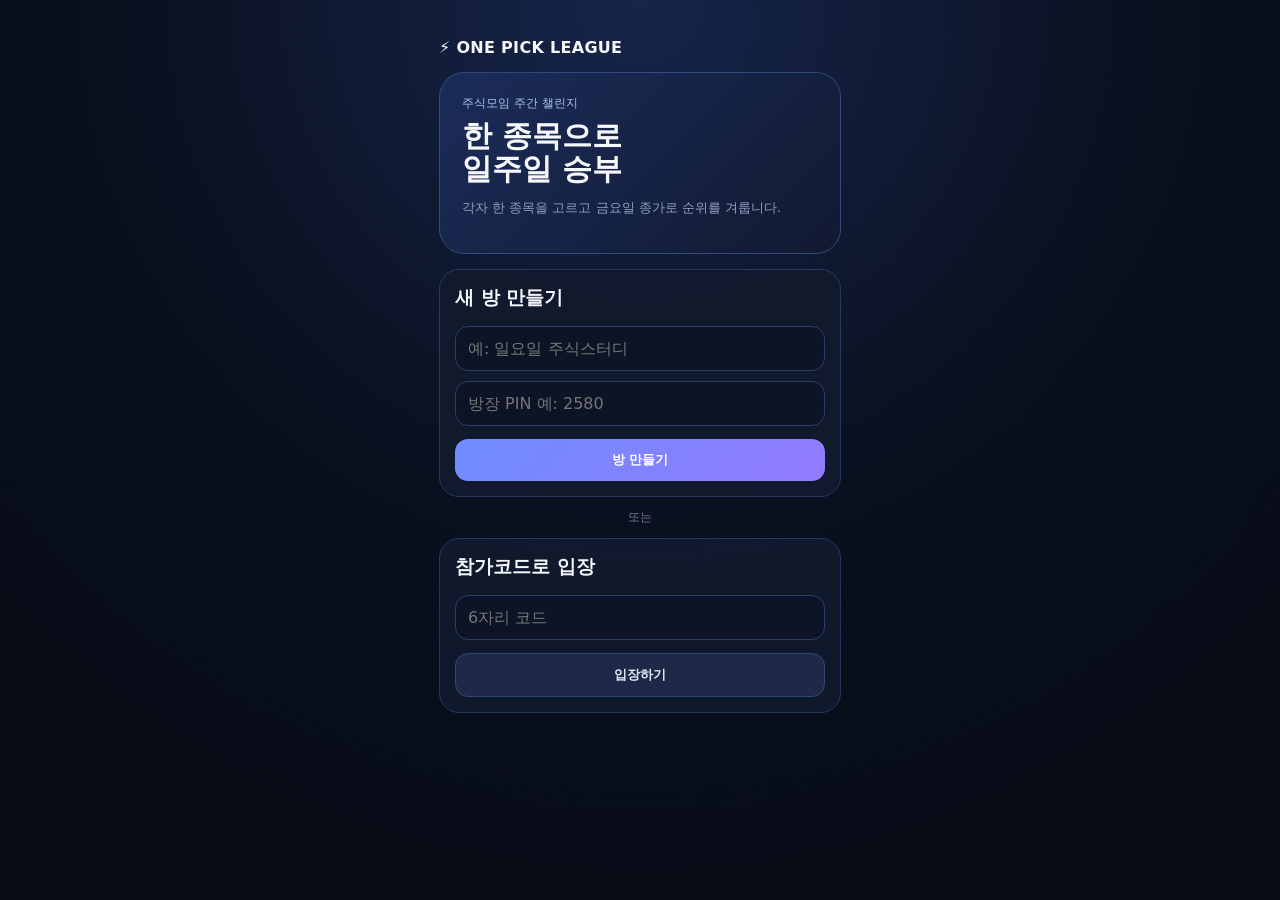
<file: templates/index.html>
<!doctype html><html lang="ko"><head><meta charset="utf-8"><meta name="viewport" content="width=device-width,initial-scale=1"><title>ONE PICK LEAGUE</title><meta name="theme-color" content="#17254b"><link rel="manifest" href="/static/manifest.webmanifest"><link rel="apple-touch-icon" href="/static/icon-192.png"><link rel="stylesheet" href="/static/app.css"></head>
<body><main class="shell landing"><div class="logo">⚡ ONE PICK LEAGUE</div>
<section class="hero"><div class="kicker">주식모임 주간 챌린지</div><h1>한 종목으로<br>일주일 승부</h1><p>각자 한 종목을 고르고 금요일 종가로 순위를 겨룹니다.</p></section>
<section class="card"><h3>새 방 만들기</h3><input id="roomName" class="input" placeholder="예: 일요일 주식스터디"><input id="pin" class="input" inputmode="numeric" placeholder="방장 PIN 예: 2580"><button class="btn primary full" onclick="createRoom()">방 만들기</button></section>
<div class="or">또는</div><section class="card"><h3>참가코드로 입장</h3><input id="code" class="input" maxlength="6" placeholder="6자리 코드"><button class="btn secondary full" onclick="joinByCode()">입장하기</button></section>
</main><script>
async function createRoom(){let r=await fetch('/api/rooms',{method:'POST',headers:{'Content-Type':'application/json'},body:JSON.stringify({name:roomName.value.trim()||'주식모임',pin:pin.value.trim()||'1234'})});let d=await r.json();location.href=d.url}
function joinByCode(){let c=code.value.trim().toUpperCase();if(c)location.href='/room/'+c}
</script><script>
if ("serviceWorker" in navigator) {
  window.addEventListener("load", () => navigator.serviceWorker.register("/static/sw.js"));
}
</script></body></html>
</file>
<file: static/app.css>
:root{--bg:#09101e;--panel:#111a2e;--line:#26385e;--text:#f5f7fb;--muted:#8fa0bd;--good:#4bd28d;--bad:#ff7382}
*{box-sizing:border-box}body{margin:0;background:radial-gradient(circle at top,#17254b,#09101e 48%,#070b14);color:var(--text);font-family:system-ui,-apple-system,BlinkMacSystemFont,"Segoe UI",sans-serif;min-height:100vh}
.shell{max-width:430px;margin:auto;padding:18px 14px 60px}.landing{padding-top:38px}.phone{min-height:100vh}.logo{font-weight:900;letter-spacing:.3px}.top{display:flex;justify-content:space-between;align-items:center;margin-bottom:12px}.pill{font-size:11px;padding:6px 9px;border:1px solid #31466f;border-radius:999px;color:#b8c8e7}
.hero{background:linear-gradient(135deg,#1b2c59,#121a31);border:1px solid #304a7d;border-radius:25px;padding:22px;margin:15px 0}.hero.compact{padding:17px}.hero h1{font-size:30px;line-height:1.1;margin:7px 0 9px}.hero.compact h1{font-size:25px}.hero p,.muted{color:var(--muted);font-size:13px;line-height:1.5}.kicker{color:#abc0e9;font-size:12px}.card{background:rgba(17,26,46,.95);border:1px solid var(--line);border-radius:20px;padding:15px;margin:12px 0}.card h3{margin:0 0 10px}.input,select{width:100%;background:#0c1426;border:1px solid #2b3f66;color:#fff;border-radius:13px;padding:12px;margin:5px 0;font:inherit}.btn{border:0;border-radius:13px;padding:12px 14px;font-weight:800;cursor:pointer;margin-top:8px}.full{width:100%}.primary{background:linear-gradient(135deg,#6f8dff,#9279ff);color:white}.secondary{background:#1d2946;color:#e1e9f8;border:1px solid #31476f}.good{background:#173b2a;color:#94efb9;border:1px solid #2e6548}.danger{background:#3d2229;color:#ffb6c0;border:1px solid #68313e}.or{text-align:center;color:#687b9d;font-size:12px}.codebox{display:flex;justify-content:space-between;align-items:center;background:#0c1426;border:1px solid #2d4575;border-radius:13px;padding:10px 12px;margin-top:10px;letter-spacing:3px}.mini{background:#202f51;color:#dce7ff;border:0;border-radius:9px;padding:7px 9px}.inviteBtns{display:flex;gap:7px;margin-top:8px}.tabs{display:grid;grid-template-columns:repeat(5,1fr);gap:5px;margin:12px 0}.tabs button{background:#111a2e;color:#8192b0;border:1px solid #223354;border-radius:10px;padding:9px 2px;font-size:11px}.tabs button.active{background:#26375f;color:#fff}.page{display:none}.page.active{display:block}
.stats{display:grid;grid-template-columns:repeat(3,1fr);gap:8px}.stats>div{background:#111a2e;border:1px solid #25375c;border-radius:16px;padding:11px}.stats span{display:block;color:#8495b4;font-size:10px}.stats b{display:block;font-size:18px;margin-top:4px}.head{display:flex;justify-content:space-between;align-items:center}.head h3{margin:0}.member,.rankrow{display:flex;align-items:center;gap:10px;padding:10px 0;border-bottom:1px solid #22304d}.member:last-child,.rankrow:last-child{border-bottom:0}.avatar{width:37px;height:37px;border-radius:12px;background:#26375d;display:grid;place-items:center;font-weight:900}.grow{flex:1}.grow b{display:block}.grow small,.priceRow small{display:block;color:#8799b8;margin-top:3px}.status{font-size:10px;padding:6px 8px;border-radius:999px;background:#342d1b;color:#f0d378}.status.done{background:#173929;color:#83e6ae}.rank{width:34px;height:34px;border-radius:10px;background:#28395d;display:grid;place-items:center;font-weight:900}.rank.gold{background:#67541f;color:#ffe58e}.rank.silver{background:#465064}.rank.bronze{background:#5b3e2c}.pos{color:var(--good)}.neg{color:var(--bad)}
.priceRow{display:grid;grid-template-columns:1fr 92px 92px;gap:7px;align-items:center;padding:8px 0;border-bottom:1px solid #22304d}.priceRow input{width:100%;background:#0c1426;color:#fff;border:1px solid #2c3e63;border-radius:10px;padding:9px}.results{display:flex;flex-direction:column;gap:5px;max-height:220px;overflow:auto}.results button{display:flex;justify-content:space-between;text-align:left;background:#17233d;border:1px solid #2a3c61;color:#fff;border-radius:10px;padding:9px}.results span{color:#8ea0bf;font-size:11px}
table{width:100%;border-collapse:collapse;font-size:12px}th,td{text-align:left;padding:9px 5px;border-bottom:1px solid #25324e}th{color:#8495b4}.historyWeek{padding:9px 0;border-bottom:1px solid #22304d}.historyWeek b,.historyWeek span{display:block}.historyWeek span{font-size:11px;color:#99a9c6;margin-top:4px}.badgeRow{display:flex;justify-content:space-between;gap:8px;padding:9px 0;border-bottom:1px solid #22304d}.badgeRow span{color:#aebee0;font-size:12px;text-align:right}
.toast{position:fixed;left:50%;bottom:22px;transform:translateX(-50%) translateY(15px);background:#1e2e4f;border:1px solid #3c5b91;padding:10px 14px;border-radius:12px;font-size:12px;opacity:0;transition:.2s;pointer-events:none}.toast.show{opacity:1;transform:translateX(-50%) translateY(0)}
.modal{display:none;position:fixed;inset:0;background:rgba(0,0,0,.7);z-index:20;padding:30px 16px;align-items:center;justify-content:center}.modal.show{display:flex}.sharecard{width:min(390px,100%);background:linear-gradient(145deg,#172a55,#0f1629);border:1px solid #38558a;border-radius:24px;padding:20px}.sharelogo{font-size:11px;color:#93a8cf}.sharetitle{font-size:28px;font-weight:900;margin:8px 0 16px}.sharerow{display:grid;grid-template-columns:34px 1fr auto;align-items:center;gap:9px;padding:12px 0;border-bottom:1px solid #2a3a5d}.sharerow small{display:block;color:#93a3c1;margin-top:2px}.sharefoot{color:#7f91b2;font-size:11px;margin:14px 0}.qrimg{width:100%;background:white;border-radius:18px;padding:12px}

.installCard{background:linear-gradient(135deg,#142443,#111a2e);border-color:#33517e}
</file>
